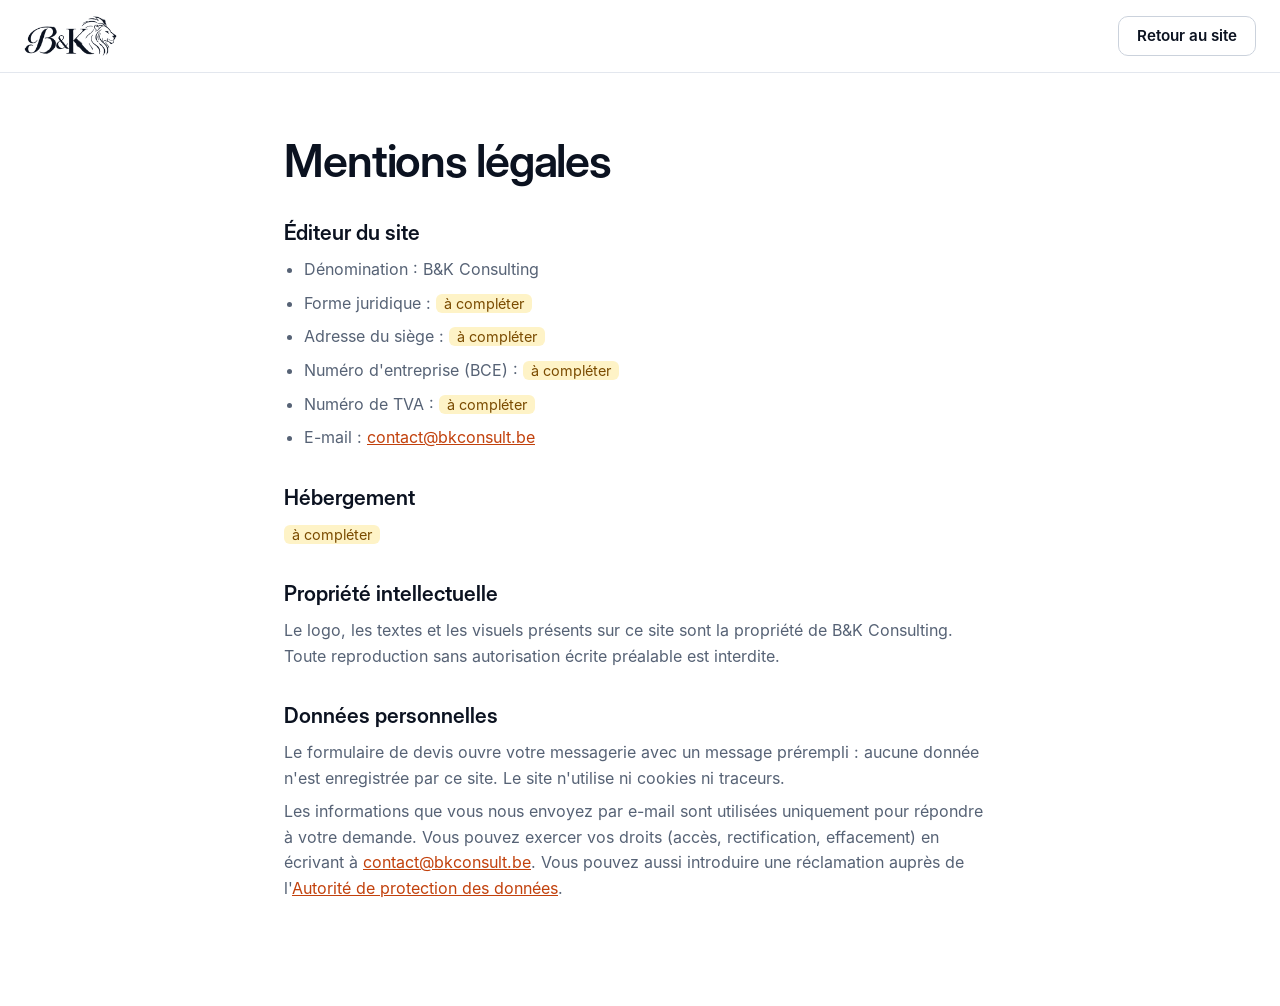
<file: mentions-legales.html>
<!doctype html>
<html lang="fr">
<head>
  <meta charset="utf-8">
  <meta name="viewport" content="width=device-width, initial-scale=1">
  <title>Mentions légales — B&amp;K Consulting</title>
  <meta name="robots" content="noindex">
  <meta name="theme-color" content="#FFFFFF">
  <link rel="icon" href="assets/favicon.svg" type="image/svg+xml">
  <link rel="stylesheet" href="css/styles.css">
</head>
<body>
  <header class="site-header is-scrolled">
    <div class="container site-header__inner">
      <a class="brand" href="index.html" aria-label="B&amp;K Consulting — accueil">
        <img src="assets/logo-dark.png" alt="B&amp;K" width="93" height="40">
      </a>
      <a class="btn btn--sm btn--ghost" href="index.html">Retour au site</a>
    </div>
  </header>

  <main class="container legal">
    <h1>Mentions légales</h1>

    <h2>Éditeur du site</h2>
    <ul>
      <li>Dénomination : B&amp;K Consulting</li>
      <li>Forme juridique : <span class="todo">à compléter</span></li>
      <li>Adresse du siège : <span class="todo">à compléter</span></li>
      <li>Numéro d'entreprise (BCE) : <span class="todo">à compléter</span></li>
      <li>Numéro de TVA : <span class="todo">à compléter</span></li>
      <li>E-mail : <a href="mailto:contact@bkconsult.be">contact@bkconsult.be</a></li>
    </ul>

    <h2>Hébergement</h2>
    <p><span class="todo">à compléter</span></p>

    <h2>Propriété intellectuelle</h2>
    <p>Le logo, les textes et les visuels présents sur ce site sont la propriété de B&amp;K Consulting. Toute reproduction sans autorisation écrite préalable est interdite.</p>

    <h2>Données personnelles</h2>
    <p>Le formulaire de devis ouvre votre messagerie avec un message prérempli : aucune donnée n'est enregistrée par ce site. Le site n'utilise ni cookies ni traceurs.</p>
    <p>Les informations que vous nous envoyez par e-mail sont utilisées uniquement pour répondre à votre demande. Vous pouvez exercer vos droits (accès, rectification, effacement) en écrivant à <a href='mailto:contact@bkconsult.be'>contact@bkconsult.be</a>. Vous pouvez aussi introduire une réclamation auprès de l'<a href='https://www.autoriteprotectiondonnees.be' rel='noopener'>Autorité de protection des données</a>.</p>
  </main>
</body>
</html>
</file>
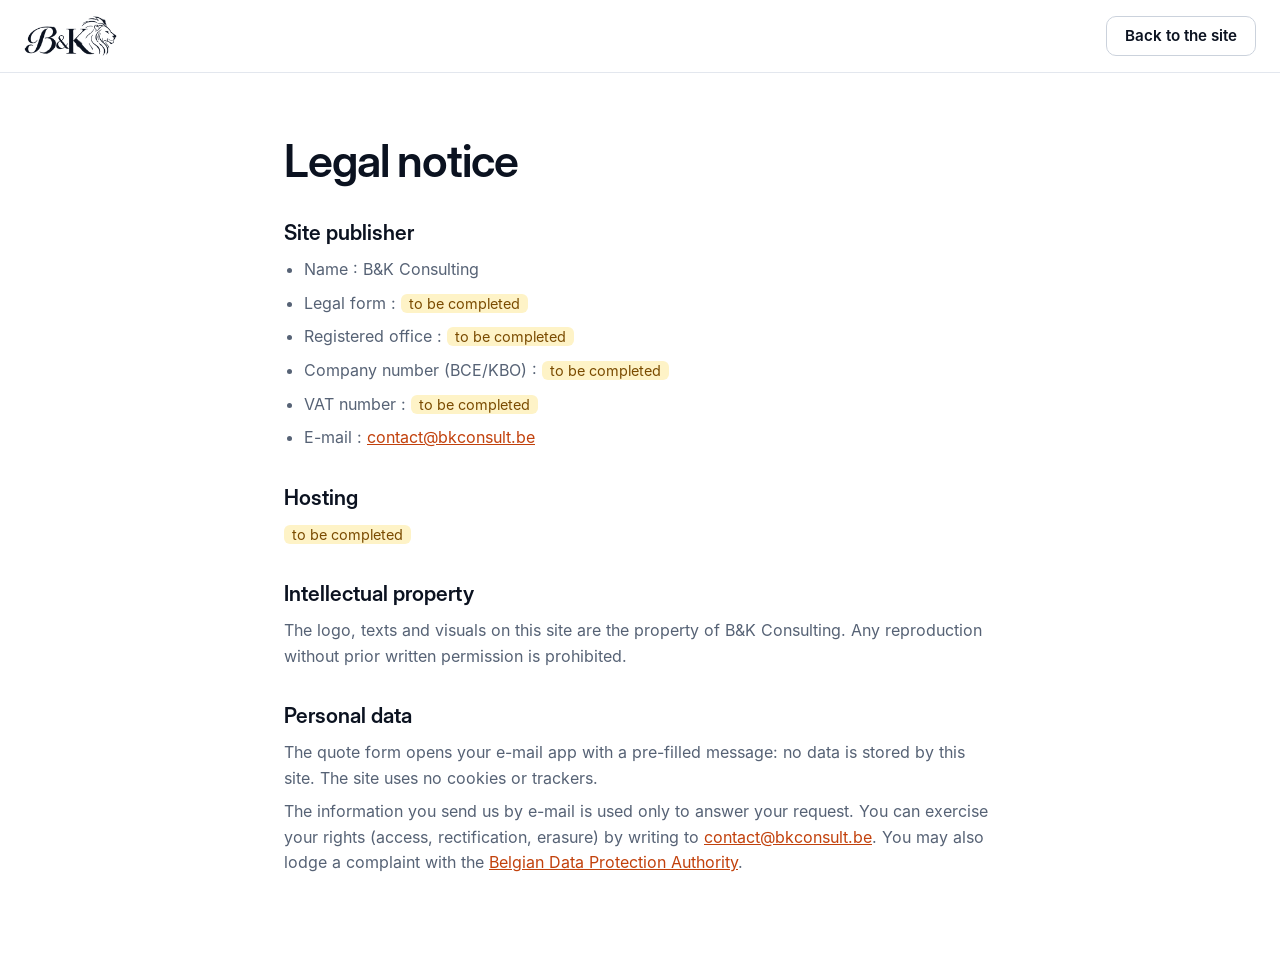
<file: en/legal-notice.html>
<!doctype html>
<html lang="en">
<head>
  <meta charset="utf-8">
  <meta name="viewport" content="width=device-width, initial-scale=1">
  <title>Legal notice — B&amp;K Consulting</title>
  <meta name="robots" content="noindex">
  <meta name="theme-color" content="#FFFFFF">
  <link rel="icon" href="../assets/favicon.svg" type="image/svg+xml">
  <link rel="stylesheet" href="../css/styles.css">
</head>
<body>
  <header class="site-header is-scrolled">
    <div class="container site-header__inner">
      <a class="brand" href="index.html" aria-label="B&amp;K Consulting — home">
        <img src="../assets/logo-dark.png" alt="B&amp;K" width="93" height="40">
      </a>
      <a class="btn btn--sm btn--ghost" href="index.html">Back to the site</a>
    </div>
  </header>

  <main class="container legal">
    <h1>Legal notice</h1>

    <h2>Site publisher</h2>
    <ul>
      <li>Name : B&amp;K Consulting</li>
      <li>Legal form : <span class="todo">to be completed</span></li>
      <li>Registered office : <span class="todo">to be completed</span></li>
      <li>Company number (BCE/KBO) : <span class="todo">to be completed</span></li>
      <li>VAT number : <span class="todo">to be completed</span></li>
      <li>E-mail : <a href="mailto:contact@bkconsult.be">contact@bkconsult.be</a></li>
    </ul>

    <h2>Hosting</h2>
    <p><span class="todo">to be completed</span></p>

    <h2>Intellectual property</h2>
    <p>The logo, texts and visuals on this site are the property of B&amp;K Consulting. Any reproduction without prior written permission is prohibited.</p>

    <h2>Personal data</h2>
    <p>The quote form opens your e-mail app with a pre-filled message: no data is stored by this site. The site uses no cookies or trackers.</p>
    <p>The information you send us by e-mail is used only to answer your request. You can exercise your rights (access, rectification, erasure) by writing to <a href='mailto:contact@bkconsult.be'>contact@bkconsult.be</a>. You may also lodge a complaint with the <a href='https://www.dataprotectionauthority.be' rel='noopener'>Belgian Data Protection Authority</a>.</p>
  </main>
</body>
</html>
</file>
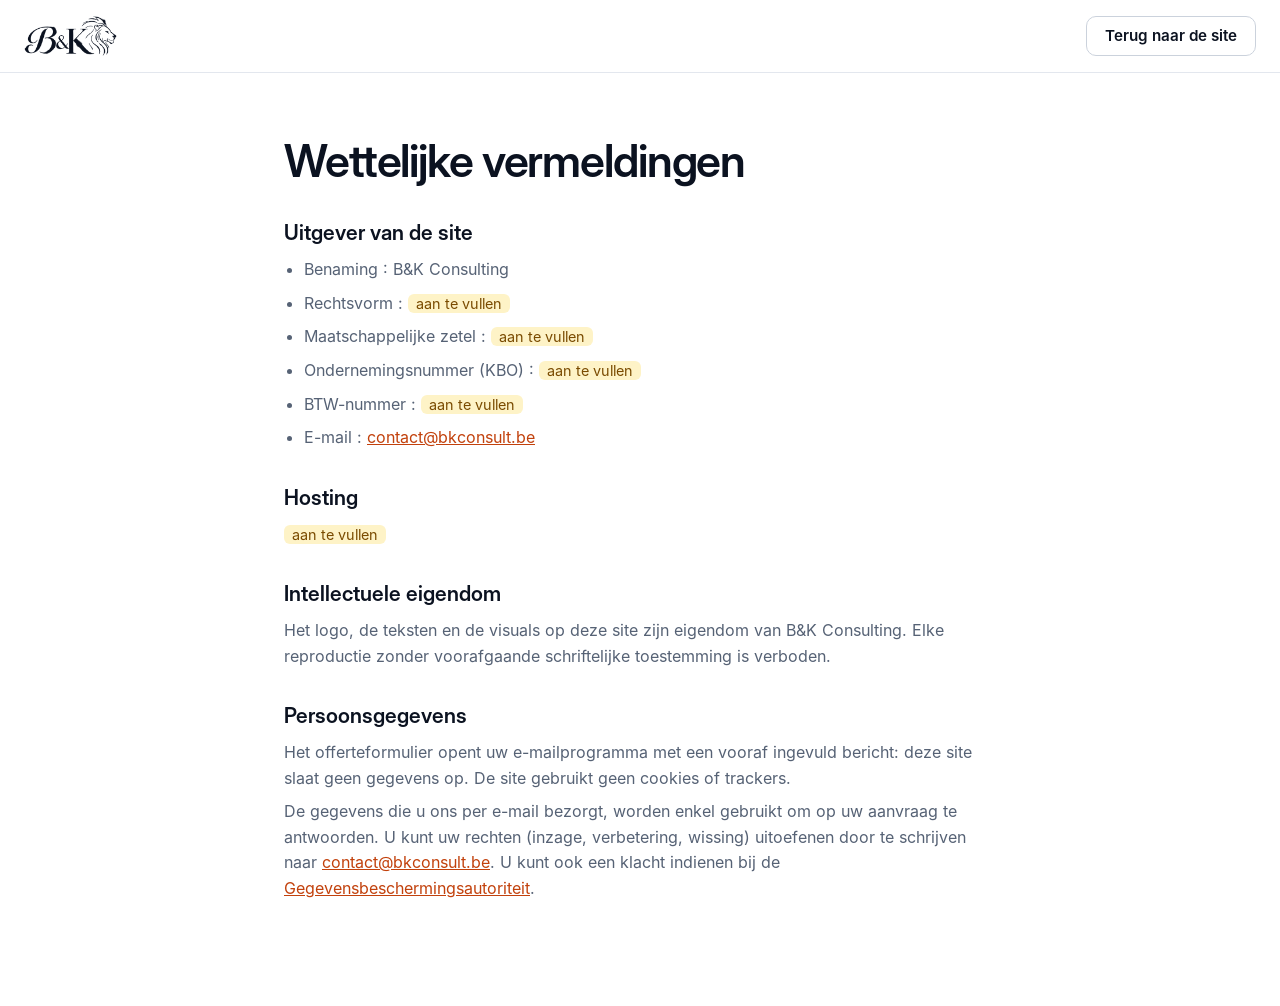
<file: nl/wettelijke-vermeldingen.html>
<!doctype html>
<html lang="nl">
<head>
  <meta charset="utf-8">
  <meta name="viewport" content="width=device-width, initial-scale=1">
  <title>Wettelijke vermeldingen — B&amp;K Consulting</title>
  <meta name="robots" content="noindex">
  <meta name="theme-color" content="#FFFFFF">
  <link rel="icon" href="../assets/favicon.svg" type="image/svg+xml">
  <link rel="stylesheet" href="../css/styles.css">
</head>
<body>
  <header class="site-header is-scrolled">
    <div class="container site-header__inner">
      <a class="brand" href="index.html" aria-label="B&amp;K Consulting — startpagina">
        <img src="../assets/logo-dark.png" alt="B&amp;K" width="93" height="40">
      </a>
      <a class="btn btn--sm btn--ghost" href="index.html">Terug naar de site</a>
    </div>
  </header>

  <main class="container legal">
    <h1>Wettelijke vermeldingen</h1>

    <h2>Uitgever van de site</h2>
    <ul>
      <li>Benaming : B&amp;K Consulting</li>
      <li>Rechtsvorm : <span class="todo">aan te vullen</span></li>
      <li>Maatschappelijke zetel : <span class="todo">aan te vullen</span></li>
      <li>Ondernemingsnummer (KBO) : <span class="todo">aan te vullen</span></li>
      <li>BTW-nummer : <span class="todo">aan te vullen</span></li>
      <li>E-mail : <a href="mailto:contact@bkconsult.be">contact@bkconsult.be</a></li>
    </ul>

    <h2>Hosting</h2>
    <p><span class="todo">aan te vullen</span></p>

    <h2>Intellectuele eigendom</h2>
    <p>Het logo, de teksten en de visuals op deze site zijn eigendom van B&amp;K Consulting. Elke reproductie zonder voorafgaande schriftelijke toestemming is verboden.</p>

    <h2>Persoonsgegevens</h2>
    <p>Het offerteformulier opent uw e-mailprogramma met een vooraf ingevuld bericht: deze site slaat geen gegevens op. De site gebruikt geen cookies of trackers.</p>
    <p>De gegevens die u ons per e-mail bezorgt, worden enkel gebruikt om op uw aanvraag te antwoorden. U kunt uw rechten (inzage, verbetering, wissing) uitoefenen door te schrijven naar <a href='mailto:contact@bkconsult.be'>contact@bkconsult.be</a>. U kunt ook een klacht indienen bij de <a href='https://www.gegevensbeschermingsautoriteit.be' rel='noopener'>Gegevensbeschermingsautoriteit</a>.</p>
  </main>
</body>
</html>
</file>
<file: css/styles.css>
@font-face{font-family:"Inter";font-weight:400;font-style:normal;font-display:swap;src:url("../fonts/inter-400.woff") format("woff")}
@font-face{font-family:"Inter";font-weight:500;font-style:normal;font-display:swap;src:url("../fonts/inter-500.woff") format("woff")}
@font-face{font-family:"Inter";font-weight:600;font-style:normal;font-display:swap;src:url("../fonts/inter-600.woff") format("woff")}
@font-face{font-family:"Inter Display";font-weight:600;font-style:normal;font-display:swap;src:url("../fonts/inter-display-600.woff") format("woff")}
@font-face{font-family:"Lora";font-weight:500;font-style:italic;font-display:swap;src:url("../fonts/lora-italic-500.woff") format("woff")}

:root{
  --ink:#0B1220;
  --ink-2:#111A2E;
  --ink-3:#16203A;
  --muted:#566275;
  --line:#E3E7EE;
  --bg:#FFFFFF;
  --surface:#F5F7FA;
  --accent:#C2410C;
  --accent-hover:#9A3412;
  --accent-rgb:194,65,12;
  --led:#FB923C;
  --sun:#FDBA74;
  --cream:#FFF4E6;
  --deep:#431407;
  --radius:14px;
  --font-body:"Inter",system-ui,-apple-system,"Segoe UI",Roboto,Arial,sans-serif;
  --font-head:"Inter Display","Inter",system-ui,-apple-system,"Segoe UI",Roboto,Arial,sans-serif;
  --font-serif:"Lora",Georgia,"Times New Roman",serif;
  --header-h:72px;
}

*,*::before,*::after{box-sizing:border-box}
html{scroll-behavior:smooth;scroll-padding-top:calc(var(--header-h) + 12px);-webkit-text-size-adjust:100%}
body{margin:0;background:var(--bg);color:var(--ink);font-family:var(--font-body);font-size:1rem;line-height:1.6;-webkit-font-smoothing:antialiased;text-rendering:optimizeLegibility}
img,svg{display:block;max-width:100%}
a{color:inherit}
h1,h2,h3{font-family:var(--font-head);font-weight:600;line-height:1.1;margin:0;color:var(--ink)}
p{margin:0}
ul,ol{margin:0;padding:0;list-style:none}
button{font:inherit}
[hidden]{display:none!important}

:focus-visible{outline:3px solid var(--accent);outline-offset:3px;border-radius:4px}

.container{width:100%;max-width:1160px;margin-inline:auto;padding-inline:24px}
.container--narrow{max-width:820px}

.skip{position:absolute;left:16px;top:-80px;z-index:100;background:var(--ink);color:#fff;padding:10px 16px;border-radius:8px;text-decoration:none;transition:top .2s}
.skip:focus{top:12px}

.site-header{position:sticky;top:0;z-index:50;background:rgba(255,255,255,.92);backdrop-filter:saturate(1.4) blur(10px);-webkit-backdrop-filter:saturate(1.4) blur(10px);border-bottom:1px solid transparent;transition:transform .35s ease,border-color .25s ease}
.site-header.is-scrolled{border-bottom-color:var(--line)}
.site-header.is-hidden{transform:translateY(-100%)}
.site-header__inner{display:flex;align-items:center;justify-content:space-between;min-height:var(--header-h);gap:24px}
.brand img{height:40px;width:auto}

.nav{display:flex;align-items:center;gap:32px}
.nav ul{display:flex;gap:26px}
.nav a:not(.btn){text-decoration:none;font-size:.95rem;font-weight:500;color:var(--muted);padding:6px 0;background:linear-gradient(var(--accent),var(--accent)) left bottom/0 2px no-repeat;transition:color .2s,background-size .25s ease}
.nav a:not(.btn):hover{color:var(--ink);background-size:100% 2px}

.nav-toggle{display:none;width:44px;height:44px;border:1px solid var(--line);border-radius:10px;background:var(--bg);cursor:pointer;position:relative;padding:0}
.nav-toggle span{position:absolute;left:12px;right:12px;height:2px;background:var(--ink);border-radius:2px;transition:transform .25s ease,top .25s ease}
.nav-toggle span:first-child{top:16px}
.nav-toggle span:last-child{top:25px}
.nav-toggle[aria-expanded="true"] span:first-child{top:20px;transform:rotate(45deg)}
.nav-toggle[aria-expanded="true"] span:last-child{top:20px;transform:rotate(-45deg)}

.btn{display:inline-flex;align-items:center;justify-content:center;gap:8px;min-height:48px;padding:0 24px;border-radius:10px;border:1px solid var(--accent);background:var(--accent);color:#fff;font:inherit;font-weight:600;font-size:1rem;text-decoration:none;cursor:pointer;transition:background .2s,border-color .2s,transform .2s,box-shadow .2s}
.btn:hover{background:var(--accent-hover);border-color:var(--accent-hover);transform:translateY(-1px);box-shadow:0 8px 20px -10px rgba(var(--accent-rgb),.65)}
.btn:active{transform:none}
.btn--sm{min-height:40px;padding:0 18px;font-size:.95rem}
.btn--ghost{background:transparent;color:var(--ink);border-color:#CBD2DC}
.btn--ghost:hover{background:var(--surface);border-color:#8D99AC;box-shadow:none}

.kicker{font-size:.8rem;font-weight:600;letter-spacing:.08em;text-transform:uppercase;color:var(--accent);margin-bottom:16px}
.kicker--led{color:var(--led)}

.hero{min-height:calc(100vh - var(--header-h));min-height:calc(100svh - var(--header-h));display:flex;align-items:center;padding:40px 0 48px}
.hero>.container,.site-header>.container{max-width:1560px}
.hero__grid{display:grid;grid-template-columns:minmax(0,1.3fr) minmax(0,1fr);gap:clamp(40px,5vw,88px);align-items:center}
.hero__copy{grid-column:2;grid-row:1}
.tv{grid-column:1;grid-row:1;width:100%;margin:0}
.hero h1{font-size:clamp(2.3rem,4.4vw,5.2rem);letter-spacing:-.035em;line-height:1.04}
.hero h1 em{font-family:var(--font-serif);font-style:italic;font-weight:500;color:var(--accent);letter-spacing:-.02em;font-size:1.04em}
.lead{margin:24px 0 0;font-size:clamp(1.1rem,1.4vw,1.3rem);color:var(--muted);max-width:30em}
.actions{display:flex;flex-wrap:wrap;gap:12px;margin-top:32px}

.tv__stage{touch-action:pan-y;cursor:pointer;-webkit-user-select:none;user-select:none;-webkit-tap-highlight-color:transparent;position:relative;aspect-ratio:8/5;border-radius:20px;overflow:hidden;border:1px solid var(--line);background:var(--surface);box-shadow:0 50px 80px -50px rgba(var(--accent-rgb),.5)}
.slide{position:absolute;inset:0;opacity:0;visibility:hidden;transition:opacity .6s ease,visibility 0s linear .6s}
.slide.is-active{opacity:1;visibility:visible;transition:opacity .6s ease,visibility 0s}
.slide__svg{display:block;width:100%;height:100%}
.slide__label{position:absolute;left:14px;top:14px;display:inline-flex;align-items:center;gap:8px;padding:6px 12px;border-radius:999px;background:rgba(255,255,255,.94);color:var(--ink);font-size:.78rem;font-weight:600;line-height:1.2;box-shadow:0 4px 14px -6px rgba(11,18,32,.4)}
.slide__label::before{content:"";width:8px;height:8px;border-radius:50%;background:var(--accent)}
.sv-t{font-family:var(--font-head);font-weight:600;letter-spacing:-.03em}
.sv-tag{font-family:var(--font-body);font-weight:600}
.js .slide.is-active .sv-panel{animation:screen-on .9s ease both}
.js .slide.is-active .sv-lines{animation:slide-in .7s cubic-bezier(.2,.7,.2,1) .15s both}
.map__stats{margin-top:14px;color:#fff;font-size:.95rem}
.map__stats strong{font-family:var(--font-head);font-weight:600;color:var(--sun)}
.lang{display:flex;gap:2px;padding:3px;border:1px solid var(--line);border-radius:999px}
.lang a{display:block;padding:4px 10px;border-radius:999px;font-size:.78rem;font-weight:600;letter-spacing:.04em;text-decoration:none;color:var(--muted)}
.lang a:hover{color:var(--ink)}
.nav .lang{gap:2px}
.nav .lang a{padding:4px 10px;background-image:none;font-size:.78rem}
.nav .lang a[aria-current="page"]{background:var(--ink);color:#fff}
@keyframes screen-on{0%{opacity:0}35%{opacity:.6}50%{opacity:.35}100%{opacity:1}}
@keyframes slide-in{from{opacity:0;transform:translateY(14px)}to{opacity:1;transform:none}}
.tv__ctrl{display:flex;align-items:center;justify-content:center;gap:16px;margin-top:24px}
.tv__pause{display:inline-flex;align-items:center;justify-content:center;width:40px;height:40px;border-radius:50%;border:1px solid var(--line);background:var(--bg);cursor:pointer;color:var(--ink);transition:background .2s,border-color .2s}
.tv__pause:hover{background:var(--surface);border-color:#CBD2DC}
.tv__pause svg{width:14px;height:14px;fill:currentColor}
.tv__pause .i-play{display:none}
.tv__pause[aria-pressed="true"] .i-play{display:block}
.tv__pause[aria-pressed="true"] .i-pause{display:none}
.tv__dots{display:flex;gap:4px}
.tv__dots button{position:relative;width:28px;height:28px;border:0;background:none;cursor:pointer;padding:0}
.tv__dots button::before{content:"";position:absolute;left:50%;top:50%;width:8px;height:8px;margin:-4px 0 0 -4px;border-radius:50%;background:#C3CCD9;transition:background .2s,width .25s,border-radius .25s,margin .25s}
.tv__dots button[aria-current="true"]::before{width:24px;margin-left:-12px;border-radius:4px;background:var(--accent)}
.tv__dots button:hover::before{background:#8D99AC}
.tv__dots button[aria-current="true"]:hover::before{background:var(--accent)}
.tv__note{margin-top:10px;text-align:center;font-size:.88rem;color:var(--muted)}

.places{position:relative;overflow:hidden;background:var(--ink);color:#fff;padding:104px 0}
.places::before{content:"";position:absolute;inset:0;pointer-events:none;background:radial-gradient(60% 70% at 85% 40%,rgba(var(--accent-rgb),.28),transparent 70%)}
.places .container{position:relative}
.places h2{color:#fff;font-size:clamp(1.9rem,3.8vw,2.9rem);letter-spacing:-.03em}
.places__head{max-width:640px;margin-bottom:56px}
.places__lead{margin-top:16px;color:#A9B4C6;font-size:1.1rem}
.places__grid{display:grid;grid-template-columns:minmax(0,.85fr) minmax(0,1.25fr);gap:40px;align-items:center}
.types{display:grid;gap:10px}
.type{display:flex;align-items:flex-start;gap:18px;width:100%;text-align:left;padding:20px 22px;border-radius:16px;border:1px solid #263049;background:var(--ink-2);color:#fff;cursor:pointer;transition:background .25s,border-color .25s,transform .25s}
.type:hover{background:var(--ink-3);border-color:#3A4868}
.type.is-active{background:var(--accent);border-color:var(--accent);transform:translateX(6px)}
.type__n{min-width:26px;padding-top:5px;font-size:.8rem;font-weight:600;letter-spacing:.1em;color:var(--led)}
.type.is-active .type__n{color:#fff}
.type__body{display:grid}
.type__title{font-family:var(--font-head);font-weight:600;font-size:1.3rem;letter-spacing:-.02em;line-height:1.2}
.type__desc{overflow:hidden;max-height:0;opacity:0;color:#fff;font-size:.95rem;line-height:1.5;transition:max-height .4s ease,opacity .3s ease,margin .3s}
.type.is-active .type__desc{max-height:96px;opacity:.92;margin-top:8px}
.map{position:relative;margin:0}
.map__badge{display:inline-block;margin-bottom:12px;padding:5px 12px;border-radius:999px;border:1px solid #263049;color:#A9B4C6;font-size:.72rem;font-weight:600;letter-spacing:.08em;text-transform:uppercase}
.map__svg{width:100%;height:auto;max-height:600px;overflow:visible}
.map__edge{fill:none;stroke:#fff;stroke-opacity:.3;stroke-width:1.2;stroke-linejoin:round}
.road{fill:none;stroke:#fff;stroke-opacity:.16;stroke-width:2;stroke-linecap:round;stroke-linejoin:round;transition:stroke .4s,stroke-opacity .4s,stroke-width .4s,filter .4s}
.road.is-on{stroke:var(--led);stroke-opacity:1;stroke-width:3.4;filter:drop-shadow(0 0 5px rgba(251,146,60,.85))}
.road__tag{opacity:0;transition:opacity .4s;pointer-events:none}
.road__tag.is-on{opacity:1}
.road__tag rect{fill:var(--ink);stroke:var(--led);stroke-width:1.5}
.road__tag text{font-family:var(--font-body);font-size:13px;font-weight:600;fill:#fff}
.pin--minor .pin__label{display:none}
.lit{opacity:0;transition:opacity .6s ease}
.lit.is-on{opacity:1}
.pin{opacity:.9}
.pin__dot{fill:#fff;fill-opacity:.35;transition:fill .3s,fill-opacity .3s}
.pin__ring{fill:rgba(251,146,60,.28);opacity:0;transform-box:fill-box;transform-origin:center}
.pin__label{font-family:var(--font-body);font-size:13px;font-weight:600;fill:#fff;opacity:0;transition:opacity .3s;paint-order:stroke;stroke:var(--ink);stroke-width:3px;stroke-linejoin:round}
.pin.is-on .pin__dot{fill:var(--led);fill-opacity:1}
.pin.is-on .pin__ring{opacity:1;animation:ping 2.2s ease-out 3}
.pin.is-on .pin__label{opacity:1}
@keyframes ping{0%{transform:scale(.5);opacity:.9}100%{transform:scale(2.4);opacity:0}}
.map__cap{margin-top:12px;color:#A9B4C6;font-size:.92rem;min-height:1.5em}


.section{padding:104px 0}
.section--surface{background:var(--surface)}
.section__head{max-width:780px;margin-bottom:48px}
.section h2{font-size:clamp(1.9rem,3.8vw,2.9rem);letter-spacing:-.03em}
.section__lead{margin-top:16px;color:var(--muted);font-size:1.1rem}

.tiles{display:grid;grid-template-columns:repeat(6,1fr);grid-auto-rows:minmax(170px,auto);gap:16px}
.tile{position:relative;overflow:hidden;border-radius:22px}
.tile--a{grid-column:span 3;grid-row:span 2;background:var(--accent);color:#fff}
.tile--b{grid-column:span 3;background:var(--ink);color:#fff}
.tile--c{grid-column:span 3;background:var(--cream);color:var(--ink)}
.tile--d{grid-column:span 2;grid-row:span 2;background:var(--sun);color:var(--ink)}
.tile--e{grid-column:span 2;grid-row:span 2;background:var(--deep);color:#fff}
.tile--f{grid-column:span 2;grid-row:span 2;background:var(--bg);border:1px solid #CBD2DC;color:var(--ink)}
.tile--g{grid-column:1 / -1;background:var(--ink-3);color:#fff}
.tile__link{position:relative;display:flex;flex-direction:column;justify-content:flex-end;gap:8px;height:100%;min-height:170px;padding:28px 84px 28px 28px;text-decoration:none;color:inherit}
.tile__link:focus-visible{outline:3px solid var(--ink);outline-offset:-8px}
.tile--a .tile__link:focus-visible,.tile--b .tile__link:focus-visible,.tile--e .tile__link:focus-visible,.tile--g .tile__link:focus-visible{outline-color:#fff}
.tile__deco{position:absolute;top:-4%;right:-3%;width:50%;max-width:280px;height:auto;transition:transform .6s cubic-bezier(.2,.7,.2,1)}
.tile--a .tile__deco{width:64%;max-width:420px}
.tile__tag{font-size:.75rem;font-weight:600;letter-spacing:.1em;text-transform:uppercase;opacity:.85}
.tile__title{font-family:var(--font-head);font-weight:600;font-size:clamp(1.4rem,2.2vw,2rem);letter-spacing:-.03em;line-height:1.08;max-width:11em}
.tile--a .tile__title{font-size:clamp(2rem,4vw,3.5rem)}
.tile__desc{font-size:.95rem;opacity:.9;max-width:24em}
.tile__go{position:absolute;right:22px;bottom:22px;display:grid;place-items:center;width:46px;height:46px;border-radius:50%;background:rgba(255,255,255,.18);font-size:1.25rem;transition:transform .3s,background .3s,color .3s}
.tile--c .tile__go,.tile--d .tile__go,.tile--f .tile__go{background:rgba(11,18,32,.1)}
.tile__link:hover .tile__deco{transform:scale(1.07) rotate(-5deg)}
.tile__link:hover .tile__go{transform:rotate(-45deg);background:var(--ink);color:#fff}
.tile--a .tile__link:hover .tile__go,.tile--b .tile__link:hover .tile__go,.tile--e .tile__link:hover .tile__go,.tile--g .tile__link:hover .tile__go{background:#fff;color:var(--ink)}

.formats{display:flex;gap:12px}
.fcard{position:relative;flex:1 1 0;min-height:440px;overflow:hidden;border-radius:20px;background:var(--ink);color:#fff;transition:flex .7s cubic-bezier(.4,0,.2,1),opacity .5s cubic-bezier(.4,0,.2,1)}
.fcard h3{color:#fff;font-size:1.3rem;letter-spacing:-.02em}
.fcard__media{position:absolute;inset:0;width:100%;height:100%;object-fit:cover;display:block}
.fcard__closed{position:absolute;inset:0;display:flex;flex-direction:column;justify-content:flex-end;gap:8px;padding:22px 20px;background:linear-gradient(to top,rgba(11,18,32,.9),rgba(11,18,32,0) 58%);transition:opacity .3s}
.fcard__hint{font-size:.72rem;font-weight:600;letter-spacing:.1em;text-transform:uppercase;opacity:.7}
.fcard__open{position:absolute;inset:0;display:flex;flex-direction:column;justify-content:flex-end;gap:12px;width:100%;min-width:420px;padding:28px;background:linear-gradient(to top,rgba(11,18,32,.94),rgba(11,18,32,.1) 72%);opacity:0;pointer-events:none;transition:opacity .15s}
.fcard__open h3{font-size:1.5rem}
.fcard__open p{opacity:.9;line-height:1.55;max-width:26em}
.fcard__link{display:inline-flex;align-items:center;gap:8px;align-self:flex-start;padding-bottom:2px;font-weight:600;color:#fff;text-decoration:none;border-bottom:1px solid rgba(255,255,255,.55)}
.fcard__link span{transition:transform .2s}
.fcard__link:hover span{transform:translateX(4px)}
.fcard__link:focus-visible{outline-color:#fff}
.formats:has(.fcard:hover,.fcard:focus-within) .fcard:not(:hover):not(:focus-within){opacity:.5}
.formats .fcard:hover,.formats .fcard:focus-within{flex:3 1 0}
.fcard:hover .fcard__closed,.fcard:focus-within .fcard__closed{opacity:0;pointer-events:none}
.fcard:hover .fcard__open,.fcard:focus-within .fcard__open{opacity:1;pointer-events:auto;transition:opacity .4s cubic-bezier(.4,0,.2,1) .35s}
.beam{transform-box:view-box}
.beam--l{transform-origin:70px 0}
.beam--r{transform-origin:230px 0}
.fcard:hover .beam--l,.fcard:focus-within .beam--l{animation:sway 2.6s ease-in-out infinite alternate}
.fcard:hover .beam--r,.fcard:focus-within .beam--r{animation:sway 2.6s ease-in-out infinite alternate-reverse}
@keyframes sway{from{transform:rotate(-7deg)}to{transform:rotate(7deg)}}
.fcard:hover .mod,.fcard:focus-within .mod{animation:modin .9s cubic-bezier(.2,.7,.2,1) both;animation-delay:calc(var(--k)*80ms)}
@keyframes modin{from{transform:translate(var(--dx),var(--dy));opacity:.25}to{transform:none;opacity:1}}
.fcard:hover .mo--on,.fcard:focus-within .mo--on{animation:fillin .45s ease both;animation-delay:calc(var(--k)*110ms)}
@keyframes fillin{from{opacity:.15}to{opacity:1}}
.formats__note{margin-top:16px;font-size:.85rem;color:var(--muted)}

.steps{display:grid;grid-template-columns:repeat(3,1fr);gap:28px;position:relative}
.steps li{position:relative}
.steps__n{display:inline-flex;align-items:center;justify-content:center;width:40px;height:40px;border-radius:50%;background:var(--ink);color:#fff;font-family:var(--font-head);font-weight:600;margin-bottom:20px}
.steps h3{font-size:1.15rem;letter-spacing:-.01em}
.steps p{margin-top:8px;color:var(--muted)}
.steps li:not(:last-child)::after{content:"";position:absolute;top:20px;left:56px;right:-12px;height:1px;background:#CBD2DC}

.faq details{border-bottom:1px solid var(--line)}
.faq details:first-child{border-top:1px solid var(--line)}
.faq summary{list-style:none;cursor:pointer;display:flex;justify-content:space-between;align-items:center;gap:24px;padding:22px 0;font-weight:600;font-size:1.05rem}
.faq summary::-webkit-details-marker{display:none}
.faq summary::after{content:"";flex:none;width:10px;height:10px;border-right:2px solid var(--ink);border-bottom:2px solid var(--ink);transform:rotate(45deg);margin-top:-4px;transition:transform .25s}
.faq details[open] summary::after{transform:rotate(-135deg);margin-top:4px}
.faq details p{padding:0 0 24px;color:var(--muted);max-width:40em}

.form{display:grid;gap:20px}
.form__row{display:grid;grid-template-columns:repeat(2,1fr);gap:20px}
.field{display:grid;gap:8px}
label{font-weight:600;font-size:.95rem}
.opt{font-weight:400;color:var(--muted)}
input,select,textarea{width:100%;font:inherit;color:var(--ink);background:var(--bg);border:1px solid #C3CCD9;border-radius:10px;padding:12px 14px;min-height:48px;transition:border-color .2s,box-shadow .2s}
textarea{resize:vertical;min-height:112px}
input:hover,select:hover,textarea:hover{border-color:#8D99AC}
input:focus,select:focus,textarea:focus{outline:none;border-color:var(--accent);box-shadow:0 0 0 3px rgba(var(--accent-rgb),.2)}
input[aria-invalid="true"]{border-color:#B42318}
.qprog{display:flex;gap:8px;counter-reset:q}
.qprog li{flex:1;display:flex;align-items:center;gap:10px;padding-bottom:12px;border-bottom:3px solid var(--line);color:var(--muted);font-size:.9rem;font-weight:500}
.qprog__n{display:inline-flex;align-items:center;justify-content:center;width:26px;height:26px;border-radius:50%;background:var(--surface);border:1px solid var(--line);font-size:.8rem;font-weight:600;flex:none}
.qprog li[aria-current="step"]{border-color:var(--accent);color:var(--ink)}
.qprog li[aria-current="step"] .qprog__n,.qprog li.is-done .qprog__n{background:var(--accent);border-color:var(--accent);color:#fff}
.qprog li.is-done{border-color:var(--accent)}
.qstep{border:0;margin:0;padding:0;min-width:0;display:grid;gap:20px}
.qstep__h{font-family:var(--font-head);font-weight:600;font-size:1.35rem;letter-spacing:-.02em;padding:0;margin-bottom:4px;outline:none}
.label{font-weight:500;font-size:.95rem}
.chips{display:flex;flex-wrap:wrap;gap:8px}
.chip{position:relative;cursor:pointer}
.chip input{position:absolute;opacity:0;inset:0;width:100%;height:100%;margin:0;cursor:pointer}
.chip span{display:inline-flex;align-items:center;min-height:44px;padding:0 18px;border:1px solid #CBD2DC;border-radius:999px;background:var(--bg);font-size:.95rem;transition:background .2s,border-color .2s,color .2s}
.chip:hover span{border-color:#8D99AC}
.chip input:checked+span{background:var(--accent);border-color:var(--accent);color:#fff}
.chip input:focus-visible+span{outline:3px solid var(--accent);outline-offset:3px}
.recap{padding:18px 20px;border-radius:var(--radius);background:var(--surface);border:1px solid var(--line)}
.recap__h{font-weight:600;margin-bottom:10px}
.recap__list{display:grid;grid-template-columns:max-content 1fr;gap:6px 18px;margin:0;font-size:.95rem}
.recap__list dt{color:var(--muted)}
.recap__list dd{margin:0;overflow-wrap:anywhere}
.js .qstep[hidden]{display:none}
html:not(.js) .recap,html:not(.js) .qprog{display:none}
.form__foot{display:flex;flex-wrap:wrap;align-items:center;gap:16px}
.form__status{font-size:.95rem;color:#B42318}
.form__status.is-ok{color:#14683B}
.form__legal{font-size:.85rem;color:var(--muted)}
.form__legal a{color:var(--accent)}

.site-footer{border-top:1px solid var(--line);padding:40px 0}
.site-footer__inner{display:flex;flex-wrap:wrap;align-items:center;gap:16px 40px;color:var(--muted);font-size:.95rem}
.site-footer__inner img{height:30px;width:auto;margin-right:auto}
.site-footer a{text-decoration:none}
.site-footer a:hover{color:var(--ink);text-decoration:underline;text-underline-offset:3px}

.legal{padding-block:64px 96px;max-width:760px}
.legal h1{font-size:clamp(2rem,4vw,2.8rem);letter-spacing:-.025em;margin-bottom:32px}
.legal h2{font-size:1.3rem;margin:36px 0 12px}
.legal p,.legal li{color:var(--muted);margin-bottom:8px}
.legal ul{list-style:disc;padding-left:20px}
.legal a{color:var(--accent)}
.todo{background:#FEF3C7;color:#7A4B00;padding:1px 8px;border-radius:6px;font-size:.9em}

.js .reveal{opacity:0;transform:translateY(16px);transition:opacity .6s ease,transform .6s ease}
.js .reveal.in{opacity:1;transform:none}
.js .tiles .reveal:nth-child(2),.js .steps .reveal:nth-child(2){transition-delay:.07s}
.js .tiles .reveal:nth-child(3),.js .steps .reveal:nth-child(3){transition-delay:.14s}
.js .tiles .reveal:nth-child(4),.js .steps .reveal:nth-child(4){transition-delay:.21s}
.js .tiles .reveal:nth-child(5){transition-delay:.28s}
.js .tiles .reveal:nth-child(6){transition-delay:.35s}
.js .tiles .reveal:nth-child(7){transition-delay:.42s}

h1,h2{text-wrap:balance}
/* Carte interactive */
.map__svg{touch-action:pan-y}
.pin{cursor:pointer;opacity:1}
.pin__hit{fill:transparent}
.pin__dot{transform-box:fill-box;transform-origin:center;transition:transform .2s,fill .3s,fill-opacity .3s}
.pin:hover .pin__dot,.pin:focus-visible .pin__dot,.pin.is-picked .pin__dot{fill:var(--led);fill-opacity:1;transform:scale(1.5)}
.pin:hover .pin__label,.pin:focus-visible .pin__label,.pin.is-picked .pin__label{opacity:1}
.pin--minor:hover .pin__label,.pin--minor:focus-visible .pin__label,.pin--minor.is-picked .pin__label{display:block}
.pin:focus{outline:none}
.pin:focus-visible .pin__ring{opacity:1;fill:none;stroke:#fff;stroke-width:1.5}
.pin.is-picked .pin__ring{opacity:1;animation:ping 2.2s ease-out infinite}
.road.is-hot{stroke:var(--led);stroke-opacity:1;stroke-width:3.4;filter:drop-shadow(0 0 5px rgba(251,146,60,.85))}
.road__tag.is-hot{opacity:1}
.map__cap{min-height:3em}
.map__cap strong{color:#fff;font-weight:700}
.map__cap a{color:#fff;font-weight:500;text-underline-offset:3px;white-space:nowrap}
.map__cap a:hover{color:var(--sun)}

@media (max-width:1100px){
  .nav ul{gap:18px}
  .nav{gap:20px}
}

@media (max-width:1000px){
  .hero{padding:32px 0 48px}
  .hero__grid{grid-template-columns:1fr;gap:48px}
  .hero__copy,.tv{grid-column:1}
  .hero__copy{grid-row:1}
  .tv{grid-row:2}
  .places{padding:80px 0}
  .places__grid{grid-template-columns:1fr;gap:32px}
  .steps{grid-template-columns:repeat(2,1fr)}
  .steps li::after{display:none}
  .tiles{grid-template-columns:repeat(2,1fr);grid-auto-rows:auto}
  .tile--a,.tile--g{grid-column:1 / -1;grid-row:auto}
  .tile--b,.tile--c,.tile--d,.tile--e,.tile--f{grid-column:auto;grid-row:auto}
  .tile--a .tile__link{min-height:260px}
}

@media (max-width:1000px),(hover:none){
  .formats{display:grid;grid-template-columns:repeat(2,1fr)}
  .fcard{display:flex;flex-direction:column;min-height:0;flex:none}
  .fcard__media{position:relative;inset:auto;width:100%;height:auto;aspect-ratio:300/340;max-height:62vh;flex:none}
  .fcard__closed{display:none}
  .fcard__open{position:static;min-width:0;width:auto;flex:1;opacity:1;pointer-events:auto;background:none;padding:22px}
  .formats:has(.fcard:hover,.fcard:focus-within) .fcard:not(:hover):not(:focus-within){opacity:1}
  .formats .fcard:hover,.formats .fcard:focus-within{flex:none}
}

@media (max-width:820px){
  .nav-toggle{display:block}
  .nav{position:absolute;top:100%;left:0;right:0;flex-direction:column;align-items:stretch;gap:20px;padding:20px 24px 28px;background:var(--bg);border-bottom:1px solid var(--line);display:none}
  .nav.is-open{display:flex}
  .nav ul{flex-direction:column;gap:4px}
  .nav a:not(.btn){display:block;padding:12px 0;font-size:1.05rem}
  .nav .lang{flex-direction:row;gap:2px;align-self:flex-start;margin-top:8px}
  .nav .lang a{padding:6px 14px;font-size:.85rem}
  .nav .btn{width:100%}
  body.nav-open{overflow:hidden}
}

@media (max-width:640px){
  .container{padding-inline:20px}
  .section{padding:64px 0}
  .section__head{margin-bottom:32px}
  .places{padding:64px 0}
  .places__head{margin-bottom:36px}
  .form__row,.steps,.formats,.tiles{grid-template-columns:1fr}
  .qprog__t{display:none}
  .qprog li[aria-current="step"]{flex:2.2}
  .qprog li[aria-current="step"] .qprog__t{white-space:nowrap}
  .tile__deco{width:30%;top:2%;right:2%;opacity:.45}
  .tile--a .tile__deco{width:40%}
  .tile__link{padding-right:76px}
  .pin__label{font-size:15px}
  .qprog li[aria-current="step"] .qprog__t{display:inline}
  .qprog li{padding-bottom:10px}
  .recap__list{grid-template-columns:1fr;gap:0}
  .recap__list dd{margin-bottom:8px}
  .tile--a,.tile--g{grid-column:auto}
  .tile__link{padding:24px 76px 24px 24px;min-height:190px}
  .actions .btn{width:100%}
  .tv__stage{border-radius:14px}
  .type{padding:16px 18px}
  .type.is-active{transform:none}
}

@media (prefers-reduced-motion:reduce){
  html{scroll-behavior:auto}
  *,*::before,*::after{animation-duration:.001ms!important;animation-delay:0s!important;animation-iteration-count:1!important;transition-duration:.001ms!important;transition-delay:0s!important}
  .js .reveal{opacity:1;transform:none}
  .site-header.is-hidden{transform:none}
}

/* Devis : écran géant modulaire */
.giant{position:relative;width:100%;margin-inline:auto;border-radius:var(--radius);transform-origin:center}
.giant__grid{display:grid;grid-template-columns:repeat(2,minmax(0,1fr));gap:14px;border-radius:var(--radius);transition:gap .6s ease}
.qpanel{position:relative;overflow:hidden;min-width:0;display:grid;grid-template-columns:1fr 1fr;align-content:start;column-gap:22px;row-gap:12px;min-height:320px;padding:22px 26px 20px;border:1px solid #263049;border-radius:var(--radius);background-color:var(--ink-2);background-image:radial-gradient(rgba(251,146,60,.14) 1.2px,transparent 1.6px);background-size:12px 12px;color:#fff;transition:transform .8s cubic-bezier(.3,1.4,.5,1),opacity .5s,border-color .4s,box-shadow .4s,border-radius .6s}
.qpanel:nth-child(1){--dx:42px;--dy:34px}
.qpanel:nth-child(2){--dx:-42px;--dy:34px}
.qpanel:nth-child(3){--dx:42px;--dy:-34px}
.qpanel:nth-child(4){--dx:-42px;--dy:-34px}
.qpanel__n{position:absolute;top:18px;right:24px;font-family:var(--font-head);font-weight:600;font-size:3.4rem;line-height:1;color:var(--led);opacity:.9}
.qpanel .qstep__h{color:#fff;padding-right:56px}
.qpanel .field label,.qpanel .label{color:#E3E7EE}
.qpanel .opt{color:#A9B4C6}
.qpanel input,.qpanel select,.qpanel textarea{background:rgba(255,255,255,.06);border-color:#3A4868;color:#fff}
.qpanel input:hover,.qpanel select:hover,.qpanel textarea:hover{border-color:#6B7B99}
.qpanel input:focus,.qpanel select:focus,.qpanel textarea:focus{border-color:var(--led);box-shadow:0 0 0 3px rgba(251,146,60,.25)}
.qpanel input[aria-invalid="true"]{border-color:#F97066}
.qpanel select option{color:#0B1220}
.qpanel input[type="month"]{color-scheme:dark}
.qpanel .chip span{background:transparent;border-color:#3A4868;color:#E3E7EE}
.qpanel .chip:hover span{border-color:#6B7B99}
.qpanel .chip input:checked+span{background:var(--accent);border-color:var(--accent);color:#fff}
.qpanel .chip input:focus-visible+span{outline-color:var(--led)}
.qpanel .recap{background:rgba(255,255,255,.05);border-color:#263049}
.qpanel .recap__list dt{color:#A9B4C6}
.qpanel .btn--ghost{color:#fff;border-color:#3A4868}
.qpanel .btn--ghost:hover{background:rgba(255,255,255,.08);border-color:#6B7B99}
.qpanel__actions{display:flex;gap:12px;margin-top:auto;padding-top:8px}
.qpanel.is-current{border-color:var(--led);box-shadow:0 24px 60px -34px rgba(251,146,60,.7)}
.js .qpanel:not(.is-docked){transform:translate(var(--dx),var(--dy)) scale(.94);border-style:dashed;border-color:#C5CCD9;background-color:transparent;background-image:radial-gradient(rgba(11,18,32,.14) 1.2px,transparent 1.6px);pointer-events:none;z-index:0}
.js .qpanel:not(.is-docked)>*{opacity:0}
.qpanel>*{transition:opacity .4s .25s}
.qpanel.is-docked{z-index:1}
.qpanel .qstep__h{grid-column:1/-1;margin:0;padding-top:0}
.qpanel .field,.qpanel .field>*{min-width:0}
input[type="date"],input[type="month"],input[type="time"]{-webkit-appearance:none;appearance:none;display:block;min-width:0;max-width:100%;width:100%;line-height:1.2}
input[type="date"]::-webkit-date-and-time-value,input[type="month"]::-webkit-date-and-time-value{text-align:left;min-height:1.2em}
.js .qpanel:not(.is-current) .qpanel__actions{display:none}
html:not(.js) .qnext,html:not(.js) .qback{display:none}
.giant.is-sending .giant__grid{gap:0;overflow:hidden}
.giant.is-sending .qpanel{border-radius:0;border-color:transparent;box-shadow:none}
.giant.is-sending .qpanel>*{opacity:0;transition:opacity .45s}
.giant.is-zoom{animation:gzoom 1.1s cubic-bezier(.45,0,.2,1) both}
@keyframes gzoom{0%{transform:scale(1)}42%{transform:scale(.78)}100%{transform:scale(1)}}
.giant__led{position:absolute;inset:0;z-index:2;border-radius:var(--radius);overflow:hidden;background:var(--ink);opacity:0;pointer-events:none;transition:opacity .5s}
.giant__msg{position:absolute;inset:0;display:grid;place-items:end center;padding:0 24px 7%;text-align:center;font-family:var(--font-head);font-weight:600;font-size:clamp(1.2rem,2.4vw,1.9rem);letter-spacing:-.02em;color:#fff;text-shadow:0 0 26px #0B1220,0 0 8px #0B1220;opacity:0;transform:translateY(14px);transition:opacity .6s .35s,transform .6s .35s}
.giant.is-led .giant__led{opacity:1}
.giant.is-led .giant__msg{opacity:1;transform:none}
.giant__after{display:flex;flex-wrap:wrap;gap:12px;margin-top:20px}
.giant__after[hidden]{display:none}
.form{gap:24px}
@media (max-width:900px){
  .giant{width:100%}
  .giant.is-sending{overflow:hidden;transition:height .7s cubic-bezier(.45,0,.2,1)}
  .giant.is-sending .giant__grid{height:100%;overflow:hidden}
  .giant.is-zoom{animation:none}
  .giant__grid{grid-template-columns:1fr}
  .js .qpanel:not(.is-docked){display:none}
  .qpanel{padding:24px 22px}
}
.giant__canvas{position:absolute;inset:0;width:100%;height:100%;display:block}
.giant__led{box-shadow:inset 0 0 0 1px rgba(251,146,60,.35),inset 0 0 80px rgba(251,146,60,.12)}
.qpanel{background-image:linear-gradient(160deg,rgba(251,146,60,.09),transparent 45%),radial-gradient(rgba(251,146,60,.16) 1.2px,transparent 1.6px);background-size:100% 100%,12px 12px}
.qpanel__n{-webkit-text-stroke:1.5px var(--led);color:transparent;font-size:4rem;opacity:.85}
.qpanel.is-current .qpanel__n{color:var(--led);-webkit-text-stroke:0}
.qpanel .qstep__h{grid-column:1/-1;font-size:1.15rem;margin-bottom:2px}
.qpanel .field{min-width:0}
.qpanel>.field:last-of-type:nth-child(odd){grid-column:auto}
.qpanel[data-step="1"]>.field:nth-of-type(3),.qpanel[data-step="2"]>.form__row,.qpanel[data-step="2"]>.field,.qpanel[data-step="4"] .recap{grid-column:1/-1}
.qpanel[data-step="3"]>.field:nth-of-type(3){grid-column:1/-1}
.qpanel .form__row{gap:14px}
.qpanel textarea{min-height:0;height:76px}
.qpanel .chips{gap:6px}
.qpanel .chip span{padding:7px 13px;font-size:.9rem;min-height:0}
.qpanel input,.qpanel select{padding-block:10px}
.qpanel .field{gap:6px}
.qpanel .recap{padding:12px 16px}
.qpanel .recap__list{display:grid;grid-template-columns:auto 1fr auto 1fr;gap:4px 14px}
.qpanel__actions{grid-column:1/-1;align-self:end}
.qpanel__n{font-size:3rem;top:14px;right:22px}
@media (max-width:900px){.qpanel{grid-template-columns:1fr;min-height:0}.qpanel .recap__list{grid-template-columns:auto 1fr}.qpanel[data-step] >*{grid-column:auto}.qpanel .qstep__h,.qpanel__actions{grid-column:1}}
.qpanel>.field{align-self:start}.qpanel select{height:auto}
.hp{position:absolute;left:-9999px;width:1px;height:1px;overflow:hidden}
.giant__mail{text-decoration:none}
.giant__msg{display:none}
.lead.lead--tag{margin-top:14px;color:var(--ink);font-weight:600;font-size:1.05rem}
.map__stats span{display:block;margin-top:4px;font-weight:400;opacity:.8}
@media (min-width:1700px){
  html{font-size:112.5%}
  .container{max-width:1320px}
  .hero>.container,.site-header>.container{max-width:1760px}
}
@media (min-width:2200px){
  html{font-size:131.25%}
  .container{max-width:1500px}
  .hero>.container,.site-header>.container{max-width:2040px}
}
</file>
